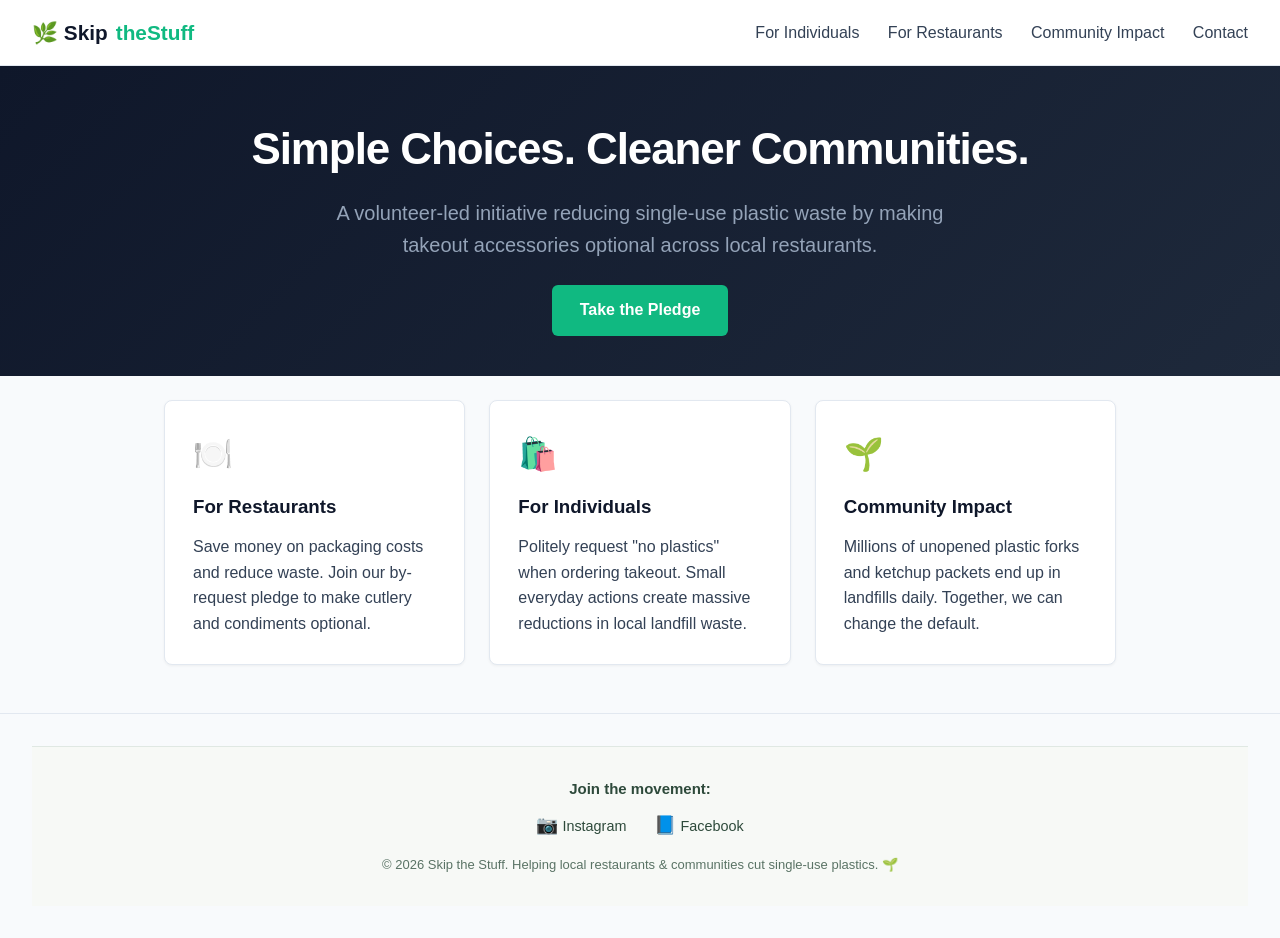
<file: index.html>
<!DOCTYPE html>
<html lang="en">
<head>
  <meta charset="UTF-8">
  <meta name="viewport" content="width=device-width, initial-scale=1.0">
  <title>Skip the Stuff | Reduce Single-Use Plastic Waste</title>
  <link rel="stylesheet" href="styles.css">
</head>
<body>

  <!-- Dynamic Header Container -->
  <header id="site-header"></header>

  <section class="hero">
    <h1>Simple Choices. Cleaner Communities.</h1>
    <p>A volunteer-led initiative reducing single-use plastic waste by making takeout accessories optional across local restaurants.</p>
    <a href="restaurants.html" class="btn">Take the Pledge</a>
  </section>

  <main class="container" id="action">
    <div class="grid">
      <div class="card">
        <div class="icon">🍽️</div>
        <h3>For Restaurants</h3>
        <p>Save money on packaging costs and reduce waste. Join our by-request pledge to make cutlery and condiments optional.</p>
      </div>
      <div class="card">
        <div class="icon">🛍️</div>
        <h3>For Individuals</h3>
        <p>Politely request "no plastics" when ordering takeout. Small everyday actions create massive reductions in local landfill waste.</p>
      </div>
      <div class="card" id="impact">
        <div class="icon">🌱</div>
        <h3>Community Impact</h3>
        <p>Millions of unopened plastic forks and ketchup packets end up in landfills daily. Together, we can change the default.</p>
      </div>
    </div>
  </main>

  <!-- Dynamic Footer Container -->
  <footer id="site-footer"></footer>

  <!-- Header & Footer Loader Script -->
  <script>
    fetch('header.html')
      .then(res => res.text())
      .then(data => document.getElementById('site-header').innerHTML = data);

    fetch('footer.html')
      .then(res => res.text())
      .then(data => document.getElementById('site-footer').innerHTML = data);
  </script>

</body>
</html>
</file>
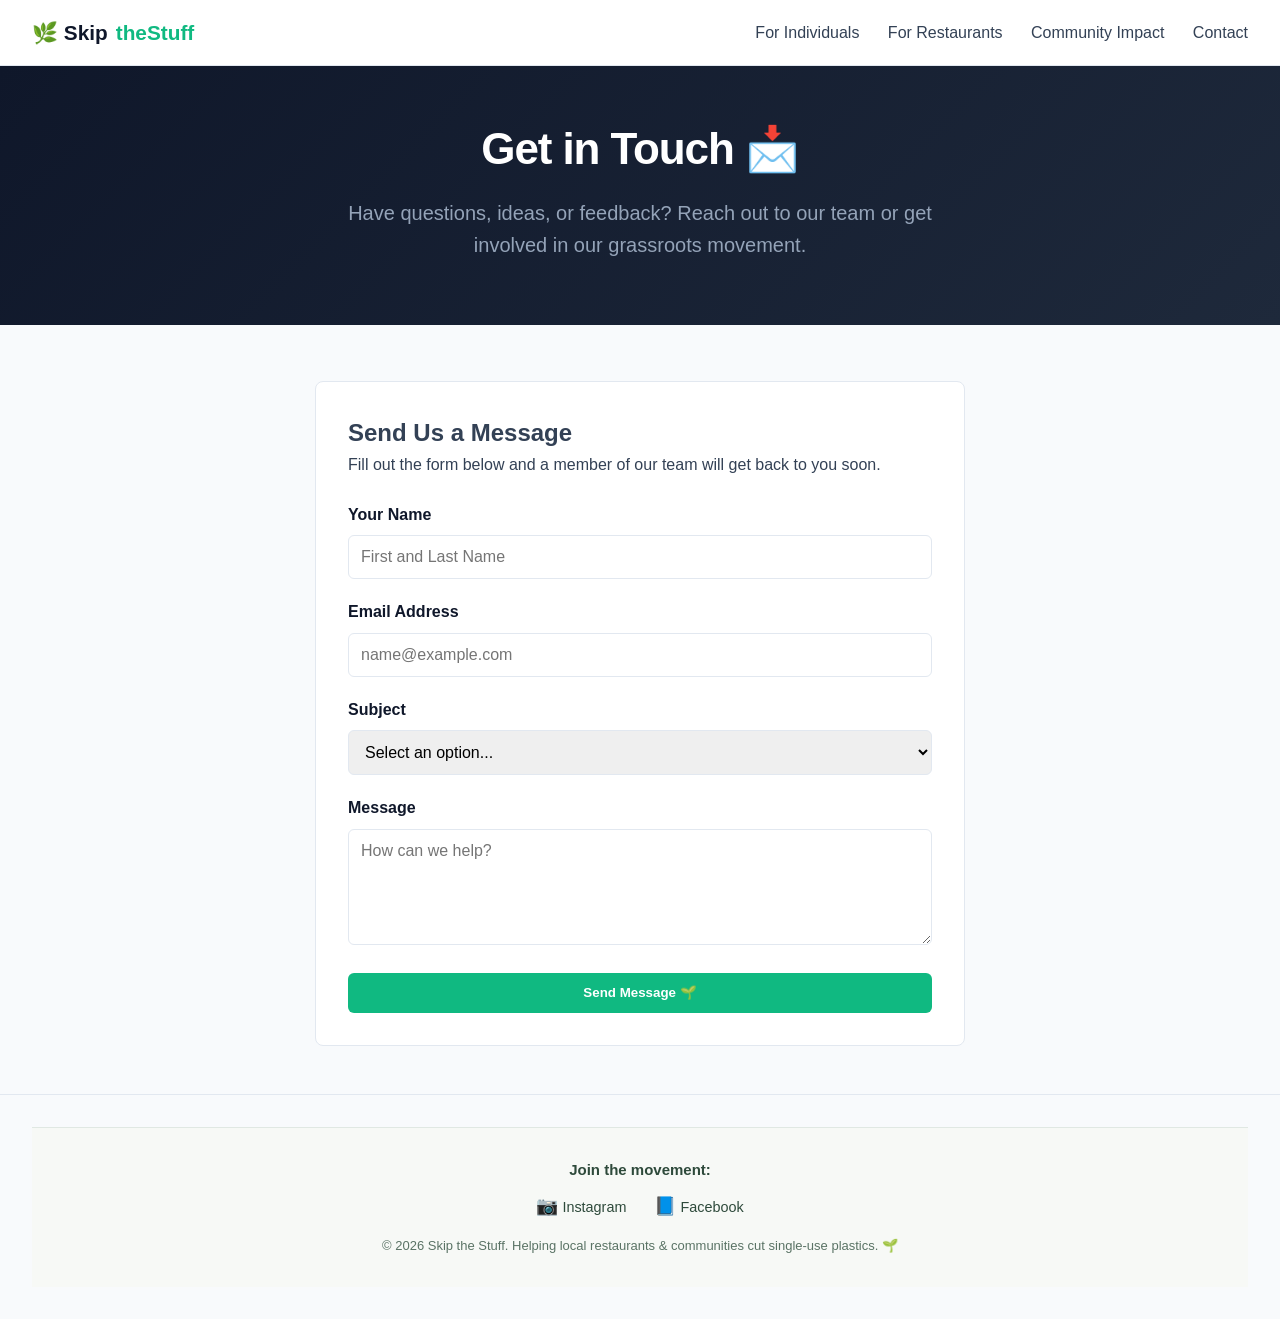
<file: contact.html>
<!DOCTYPE html>
<html lang="en">
<head>
  <meta charset="UTF-8">
  <meta name="viewport" content="width=device-width, initial-scale=1.0">
  <title>Contact Us | Skip the Stuff</title>
  <link rel="stylesheet" href="styles.css">
</head>
<body>

  <!-- Dynamic Header Container -->
  <header id="site-header"></header>

  <main>
    <!-- Full-Width Hero Banner -->
    <section class="hero">
      <h1>Get in Touch 📩</h1>
      <p>Have questions, ideas, or feedback? Reach out to our team or get involved in our grassroots movement.</p>
    </section>

    <!-- Body Content Wrapper -->
    <div class="container">
      
      <!-- Contact Form Card -->
      <section class="form-card" style="max-width: 650px; margin: 2rem auto 0;">
        <h2>Send Us a Message</h2>
        <p style="margin-bottom: 1.5rem; color: var(--text);">Fill out the form below and a member of our team will get back to you soon.</p>

        <form action="https://api.web3forms.com/submit" method="POST">
          <!-- Web3Forms Access Key & Configuration -->
          <input type="hidden" name="access_key" value="62c086ce-9a2c-4ab1-a22f-5c4904999a47">
          <input type="hidden" name="redirect" value="https://skipthestuff.org/thanks.html">
          <input type="hidden" name="subject" value="New Contact Form Submission - Skip the Stuff">
          <input type="hidden" name="from_name" value="Skip the Stuff Contact Form">
          <input type="checkbox" name="botcheck" class="hidden" style="display: none;">

          <!-- Visible Form Inputs -->
          <div class="form-group">
            <label for="name">Your Name</label>
            <input type="text" id="name" name="name" required placeholder="First and Last Name"">
          </div>

          <div class="form-group">
            <label for="email">Email Address</label>
            <input type="email" id="email" name="email" required placeholder="name@example.com">
          </div>

          <div class="form-group">
            <label for="subject">Subject</label>
            <select id="subject" name="subject_category" required>
              <option value="" disabled selected>Select an option...</option>
              <option value="general">General Inquiry</option>
              <option value="volunteering">Volunteering Opportunities</option>
              <option value="restaurant">Restaurant Question / Support</option>
              <option value="press">Press & Media</option>
            </select>
          </div>

          <div class="form-group">
            <label for="message">Message</label>
            <textarea id="message" name="message" rows="5" required placeholder="How can we help?" style="width: 100%; padding: 0.75rem; border: 1px solid var(--border); border-radius: 6px; font-size: 1rem; font-family: inherit;"></textarea>
          </div>

          <button type="submit" class="btn" style="width: 100%;">Send Message 🌱</button>
        </form>
      </section>

    </div>
  </main>

  <!-- Dynamic Footer Container -->
  <footer id="site-footer"></footer>

  <!-- Header & Footer Loader Script -->
  <script>
    fetch('./header.html')
      .then(res => res.text())
      .then(data => document.getElementById('site-header').innerHTML = data);

    fetch('./footer.html')
      .then(res => res.text())
      .then(data => document.getElementById('site-footer').innerHTML = data);
  </script>

</body>
</html>
</file>
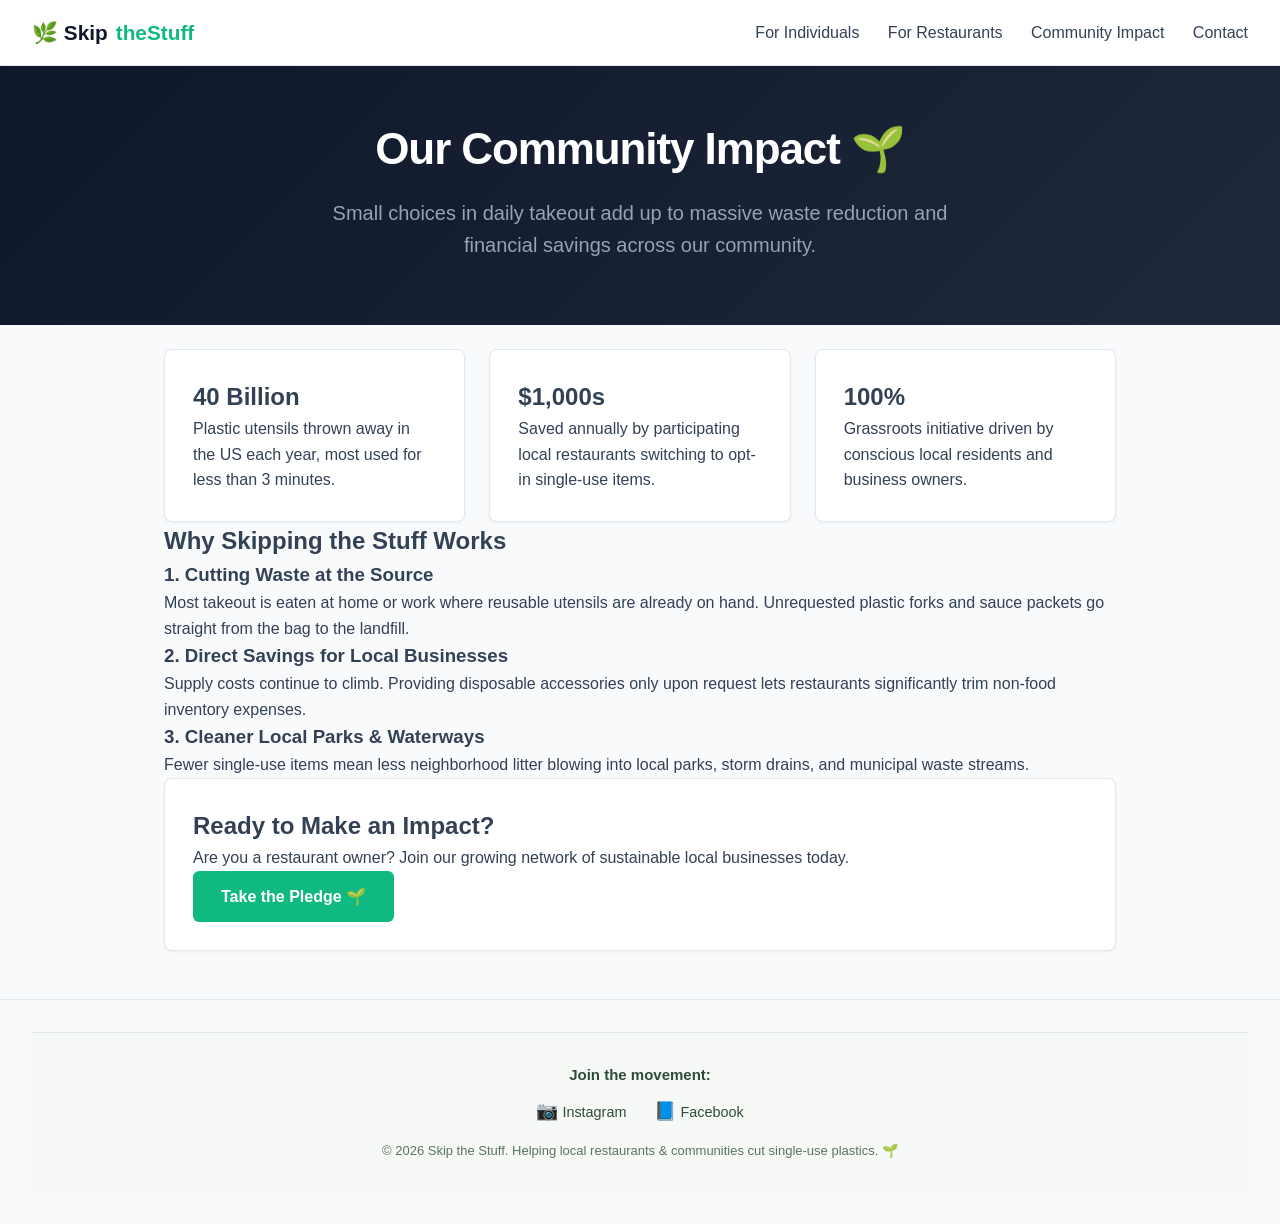
<file: impact.html>
<!DOCTYPE html>
<html lang="en">
<head>
  <meta charset="UTF-8">
  <meta name="viewport" content="width=device-width, initial-scale=1.0">
  <title>Community Impact | Skip the Stuff</title>
  <link rel="stylesheet" href="styles.css">
</head>
<body>

  <!-- Dynamic Header Container -->
  <header id="site-header"></header>

  <main>
    <!-- Full-Width Hero Banner -->
    <section class="hero">
      <h1>Our Community Impact 🌱</h1>
      <p>Small choices in daily takeout add up to massive waste reduction and financial savings across our community.</p>
    </section>

    <!-- Body Content Wrapper -->
    <div class="container">
      
      <!-- Key Impact Metrics (Cards with side-by-side spacing) -->
      <section class="grid content-block">
        <div class="card">
          <h2 class="stat-number">40 Billion</h2>
          <p>Plastic utensils thrown away in the US each year, most used for less than 3 minutes.</p>
        </div>
        <div class="card">
          <h2 class="stat-number">$1,000s</h2>
          <p>Saved annually by participating local restaurants switching to opt-in single-use items.</p>
        </div>
        <div class="card">
          <h2 class="stat-number">100%</h2>
          <p>Grassroots initiative driven by conscious local residents and business owners.</p>
        </div>
      </section>

      <!-- Why Skipping the Stuff Works -->
      <section class="impact-details content-block">
        <h2 class="section-title">Why Skipping the Stuff Works</h2>
        
        <div class="impact-item">
          <h3>1. Cutting Waste at the Source</h3>
          <p>Most takeout is eaten at home or work where reusable utensils are already on hand. Unrequested plastic forks and sauce packets go straight from the bag to the landfill.</p>
        </div>

        <div class="impact-item">
          <h3>2. Direct Savings for Local Businesses</h3>
          <p>Supply costs continue to climb. Providing disposable accessories only upon request lets restaurants significantly trim non-food inventory expenses.</p>
        </div>

        <div class="impact-item">
          <h3>3. Cleaner Local Parks & Waterways</h3>
          <p>Fewer single-use items mean less neighborhood litter blowing into local parks, storm drains, and municipal waste streams.</p>
        </div>
      </section>

      <!-- Call to Action Box -->
      <section class="card cta-card content-block">
        <h2>Ready to Make an Impact?</h2>
        <p>Are you a restaurant owner? Join our growing network of sustainable local businesses today.</p>
        <a href="restaurants.html" class="btn">Take the Pledge 🌱</a>
      </section>

    </div>
  </main>

  <!-- Dynamic Footer Container -->
  <footer id="site-footer"></footer>

  <!-- Header & Footer Loader Script -->
  <script>
    fetch('./header.html')
      .then(res => res.text())
      .then(data => document.getElementById('site-header').innerHTML = data);

    fetch('./footer.html')
      .then(res => res.text())
      .then(data => document.getElementById('site-footer').innerHTML = data);
  </script>

</body>
</html>
</file>
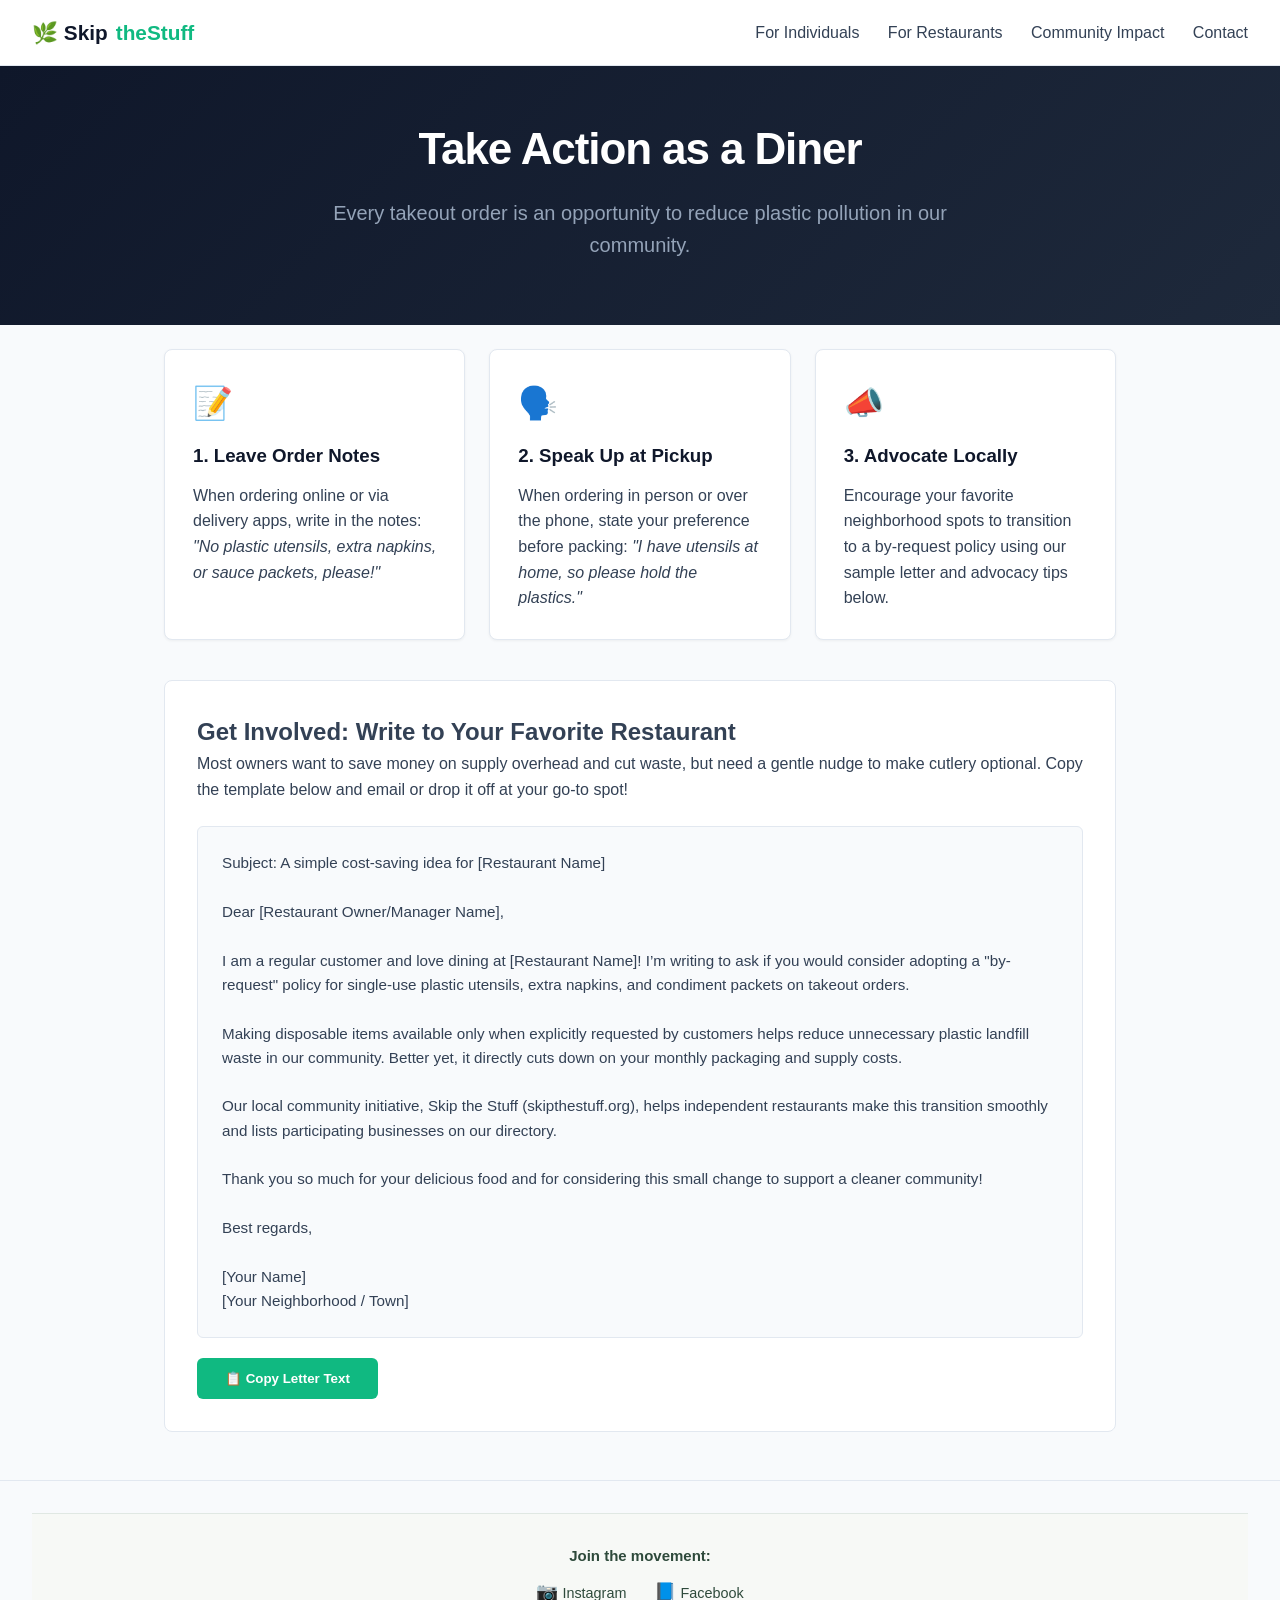
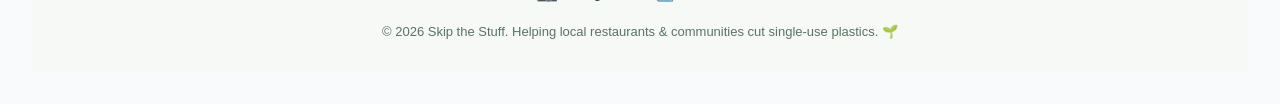
<file: individuals.html>
<!DOCTYPE html>
<html lang="en">
<head>
  <meta charset="UTF-8">
  <meta name="viewport" content="width=device-width, initial-scale=1.0">
  <title>For Individuals | Skip the Stuff</title>
  <link rel="stylesheet" href="styles.css">
</head>
<body>

  <!-- Dynamic Header Container -->
  <header id="site-header"></header>

  <section class="hero">
    <h1>Take Action as a Diner</h1>
    <p>Every takeout order is an opportunity to reduce plastic pollution in our community.</p>
  </section>

  <main class="container">
    <div class="grid">
      <div class="card">
        <div class="icon">📝</div>
        <h3>1. Leave Order Notes</h3>
        <p>When ordering online or via delivery apps, write in the notes: <em>"No plastic utensils, extra napkins, or sauce packets, please!"</em></p>
      </div>
      <div class="card">
        <div class="icon">🗣️</div>
        <h3>2. Speak Up at Pickup</h3>
        <p>When ordering in person or over the phone, state your preference before packing: <em>"I have utensils at home, so please hold the plastics."</em></p>
      </div>
      <div class="card">
        <div class="icon">📣</div>
        <h3>3. Advocate Locally</h3>
        <p>Encourage your favorite neighborhood spots to transition to a by-request policy using our sample letter and advocacy tips below.</p>
      </div>
    </div>

    <!-- Get Involved / Restaurant Letter Section -->
    <div class="form-card" id="get-involved" style="margin-top: 2.5rem;">
      <h2>Get Involved: Write to Your Favorite Restaurant</h2>
      <p style="margin-bottom: 1.5rem;">Most owners want to save money on supply overhead and cut waste, but need a gentle nudge to make cutlery optional. Copy the template below and email or drop it off at your go-to spot!</p>

      <div style="background-color: var(--light-bg); border: 1px solid var(--border); border-radius: 6px; padding: 1.5rem; position: relative;">
        <pre id="letter-text" style="white-space: pre-wrap; font-family: inherit; font-size: 0.95rem; line-height: 1.6; color: var(--text);">Subject: A simple cost-saving idea for [Restaurant Name]

Dear [Restaurant Owner/Manager Name],

I am a regular customer and love dining at [Restaurant Name]! I’m writing to ask if you would consider adopting a "by-request" policy for single-use plastic utensils, extra napkins, and condiment packets on takeout orders.

Making disposable items available only when explicitly requested by customers helps reduce unnecessary plastic landfill waste in our community. Better yet, it directly cuts down on your monthly packaging and supply costs.

Our local community initiative, Skip the Stuff (skipthestuff.org), helps independent restaurants make this transition smoothly and lists participating businesses on our directory.

Thank you so much for your delicious food and for considering this small change to support a cleaner community!

Best regards,

[Your Name]
[Your Neighborhood / Town]</pre>
      </div>

      <div style="margin-top: 1.25rem; display: flex; align-items: center; gap: 1rem;">
        <button onclick="copyLetter()" class="btn" id="copy-btn">📋 Copy Letter Text</button>
        <span id="copy-status" style="color: var(--primary-dark); font-weight: 600; font-size: 0.9rem; display: none;">Copied to clipboard!</span>
      </div>
    </div>
  </main>

  <!-- Dynamic Footer Container -->
  <footer id="site-footer"></footer>

  <!-- Header, Footer & Interactive Copy Script -->
  <script>
    fetch('./header.html')
      .then(res => res.text())
      .then(data => document.getElementById('site-header').innerHTML = data);

    fetch('./footer.html')
      .then(res => res.text())
      .then(data => document.getElementById('site-footer').innerHTML = data);

    function copyLetter() {
      const text = document.getElementById('letter-text').innerText;
      navigator.clipboard.writeText(text).then(() => {
        const status = document.getElementById('copy-status');
        const btn = document.getElementById('copy-btn');
        status.style.display = 'inline';
        btn.textContent = '✓ Copied!';
        setTimeout(() => {
          status.style.display = 'none';
          btn.textContent = '📋 Copy Letter Text';
        }, 3000);
      });
    }
  </script>

</body>
</html>
</file>
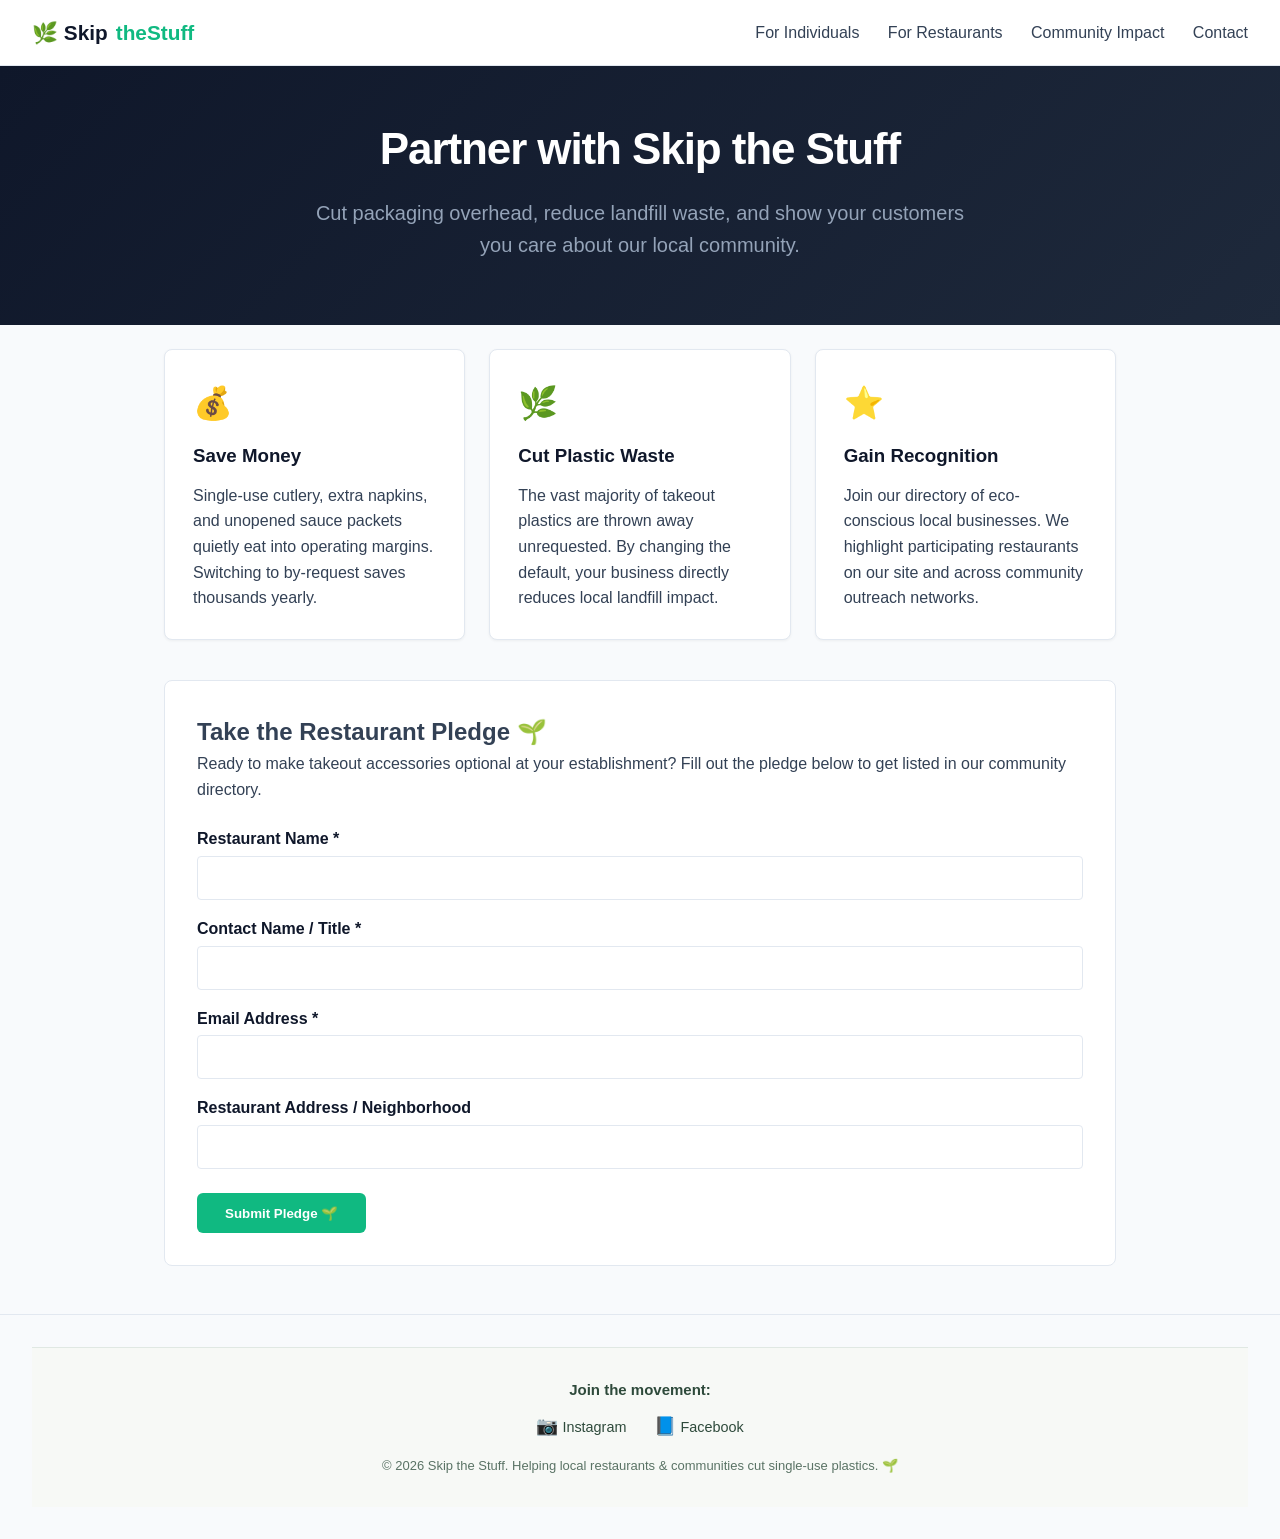
<file: restaurants.html>
<!DOCTYPE html>
<html lang="en">
<head>
  <meta charset="UTF-8">
  <meta name="viewport" content="width=device-width, initial-scale=1.0">
  <title>For Restaurants | Skip the Stuff</title>
  <link rel="stylesheet" href="styles.css">
</head>
<body>

  <!-- Dynamic Header Container -->
  <header id="site-header"></header>

  <section class="hero">
    <h1>Partner with Skip the Stuff</h1>
    <p>Cut packaging overhead, reduce landfill waste, and show your customers you care about our local community.</p>
  </section>

  <main class="container">
    <div class="grid">
      <div class="card">
        <div class="icon">💰</div>
        <h3>Save Money</h3>
        <p>Single-use cutlery, extra napkins, and unopened sauce packets quietly eat into operating margins. Switching to by-request saves thousands yearly.</p>
      </div>
      <div class="card">
        <div class="icon">🌿</div>
        <h3>Cut Plastic Waste</h3>
        <p>The vast majority of takeout plastics are thrown away unrequested. By changing the default, your business directly reduces local landfill impact.</p>
      </div>
      <div class="card">
        <div class="icon">⭐</div>
        <h3>Gain Recognition</h3>
        <p>Join our directory of eco-conscious local businesses. We highlight participating restaurants on our site and across community outreach networks.</p>
      </div>
    </div>

    <!-- Restaurant Pledge Form Section -->
    <div class="form-card" style="margin-top: 2.5rem;">
      <h2>Take the Restaurant Pledge 🌱</h2>
      <p style="margin-bottom: 1.5rem;">Ready to make takeout accessories optional at your establishment? Fill out the pledge below to get listed in our community directory.</p>

      <form action="https://api.web3forms.com/submit" method="POST" id="pledge-form" onsubmit="setUniqueSubject()" style="display: flex; flex-direction: column; gap: 1rem;">
        <!-- Web3Forms Configuration -->
        <input type="hidden" name="access_key" value="62c086ce-9a2c-4ab1-a22f-5c4904999a47">
        <input type="hidden" name="subject" id="email-subject" value="New Restaurant Pledge">
        <input type="hidden" name="from_name" value="Skip the Stuff Website">
        <input type="hidden" name="redirect" value="https://skipthestuff.org/thanks-pledge.html">

        <div>
          <label for="restaurant-name" style="display: block; font-weight: 600; margin-bottom: 0.25rem;">Restaurant Name *</label>
          <input type="text" id="restaurant-name" name="restaurant_name" required style="width: 100%; padding: 0.75rem; border: 1px solid var(--border); border-radius: 4px;">
        </div>

        <div>
          <label for="contact-name" style="display: block; font-weight: 600; margin-bottom: 0.25rem;">Contact Name / Title *</label>
          <input type="text" id="contact-name" name="contact_name" required style="width: 100%; padding: 0.75rem; border: 1px solid var(--border); border-radius: 4px;">
        </div>

        <div>
          <label for="email" style="display: block; font-weight: 600; margin-bottom: 0.25rem;">Email Address *</label>
          <input type="email" id="email" name="email" required style="width: 100%; padding: 0.75rem; border: 1px solid var(--border); border-radius: 4px;">
        </div>

        <div>
          <label for="address" style="display: block; font-weight: 600; margin-bottom: 0.25rem;">Restaurant Address / Neighborhood</label>
          <input type="text" id="address" name="address" style="width: 100%; padding: 0.75rem; border: 1px solid var(--border); border-radius: 4px;">
        </div>

        <button type="submit" class="btn" style="align-self: flex-start; margin-top: 0.5rem;">Submit Pledge 🌱</button>
      </form>
    </div>
  </main>

  <!-- Dynamic Footer Container -->
  <footer id="site-footer"></footer>

  <!-- Header & Footer Loader Script -->
  <script>
    fetch('./header.html')
      .then(res => res.text())
      .then(data => document.getElementById('site-header').innerHTML = data);

    fetch('./footer.html')
      .then(res => res.text())
      .then(data => document.getElementById('site-footer').innerHTML = data);
  </script>

  <!-- Dynamic Subject Generator -->
  <script>
    function setUniqueSubject() {
      const restName = document.getElementById('restaurant-name').value.trim();
      const timeString = new Date().toLocaleTimeString([], { hour: '2-digit', minute: '2-digit' });
      
      if (restName) {
        document.getElementById('email-subject').value = `🌱 New Pledge: ${restName} (${timeString})`;
      } else {
        document.getElementById('email-subject').value = `🌱 New Pledge: Restaurant (${timeString})`;
      }
    }
  </script>

</body>
</html>
</file>
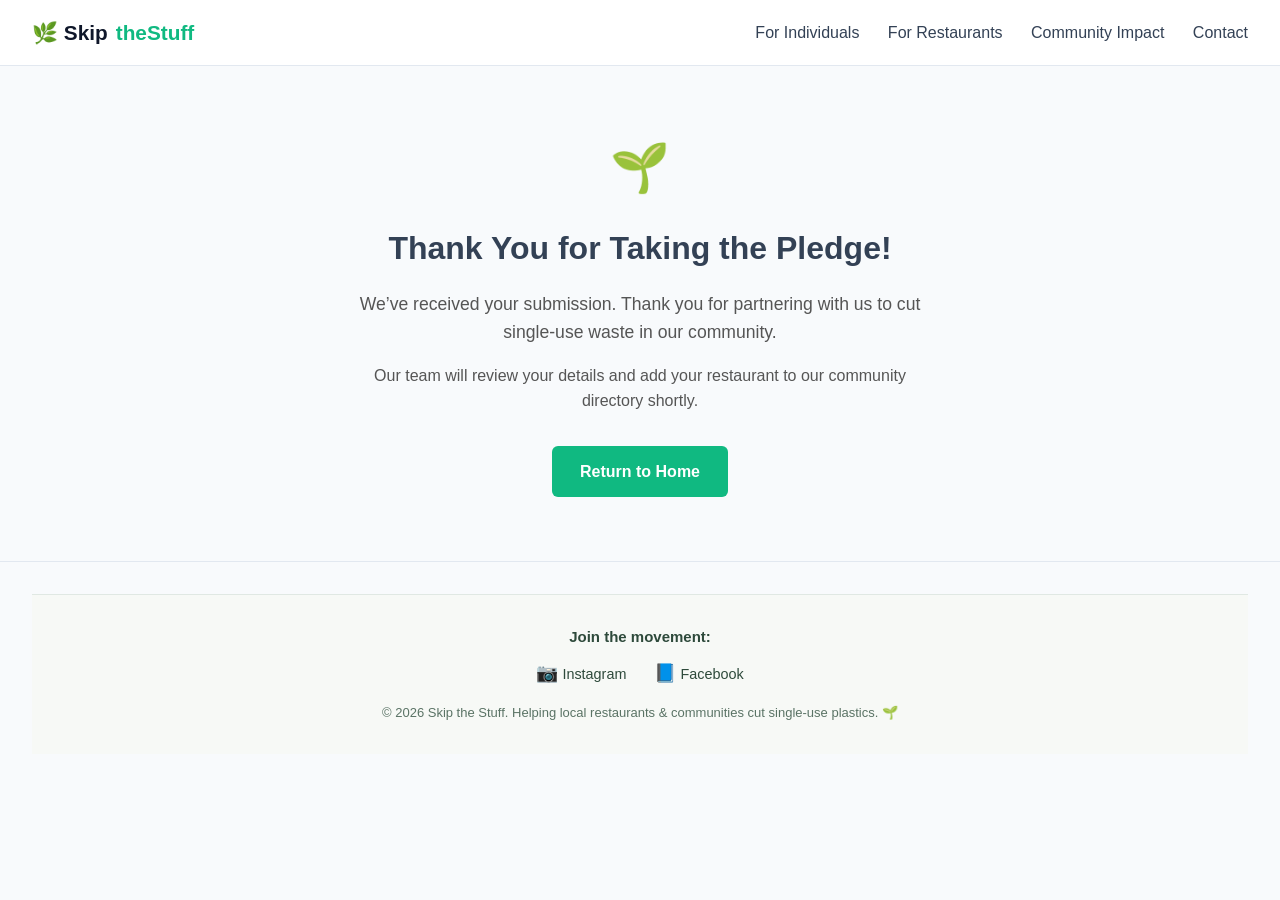
<file: thanks-pledge.html>
<!DOCTYPE html>
<html lang="en">
<head>
  <meta charset="UTF-8">
  <meta name="viewport" content="width=device-width, initial-scale=1.0">
  <title>Thank You for Pledging | Skip the Stuff</title>
  <link rel="stylesheet" href="styles.css">
</head>
<body>

  <!-- Dynamic Header Container -->
  <header id="site-header"></header>

  <main class="container" style="max-width: 600px; text-align: center; padding: 4rem 1rem;">
    <div style="font-size: 3rem; margin-bottom: 1rem;">🌱</div>
    <h1>Thank You for Taking the Pledge!</h1>
    <p style="font-size: 1.1rem; margin-top: 1rem; color: #555;">
      We’ve received your submission. Thank you for partnering with us to cut single-use waste in our community.
    </p>
    <p style="margin-top: 1rem; color: #555;">
      Our team will review your details and add your restaurant to our community directory shortly.
    </p>
    <a href="index.html" class="btn" style="display: inline-block; margin-top: 2rem; text-decoration: none;">Return to Home</a>
  </main>

  <!-- Dynamic Footer Container -->
  <footer id="site-footer"></footer>

  <!-- Header & Footer Loader Script -->
  <script>
    fetch('./header.html')
      .then(res => res.text())
      .then(data => document.getElementById('site-header').innerHTML = data);

    fetch('./footer.html')
      .then(res => res.text())
      .then(data => document.getElementById('site-footer').innerHTML = data);
  </script>

</body>
</html>
</file>
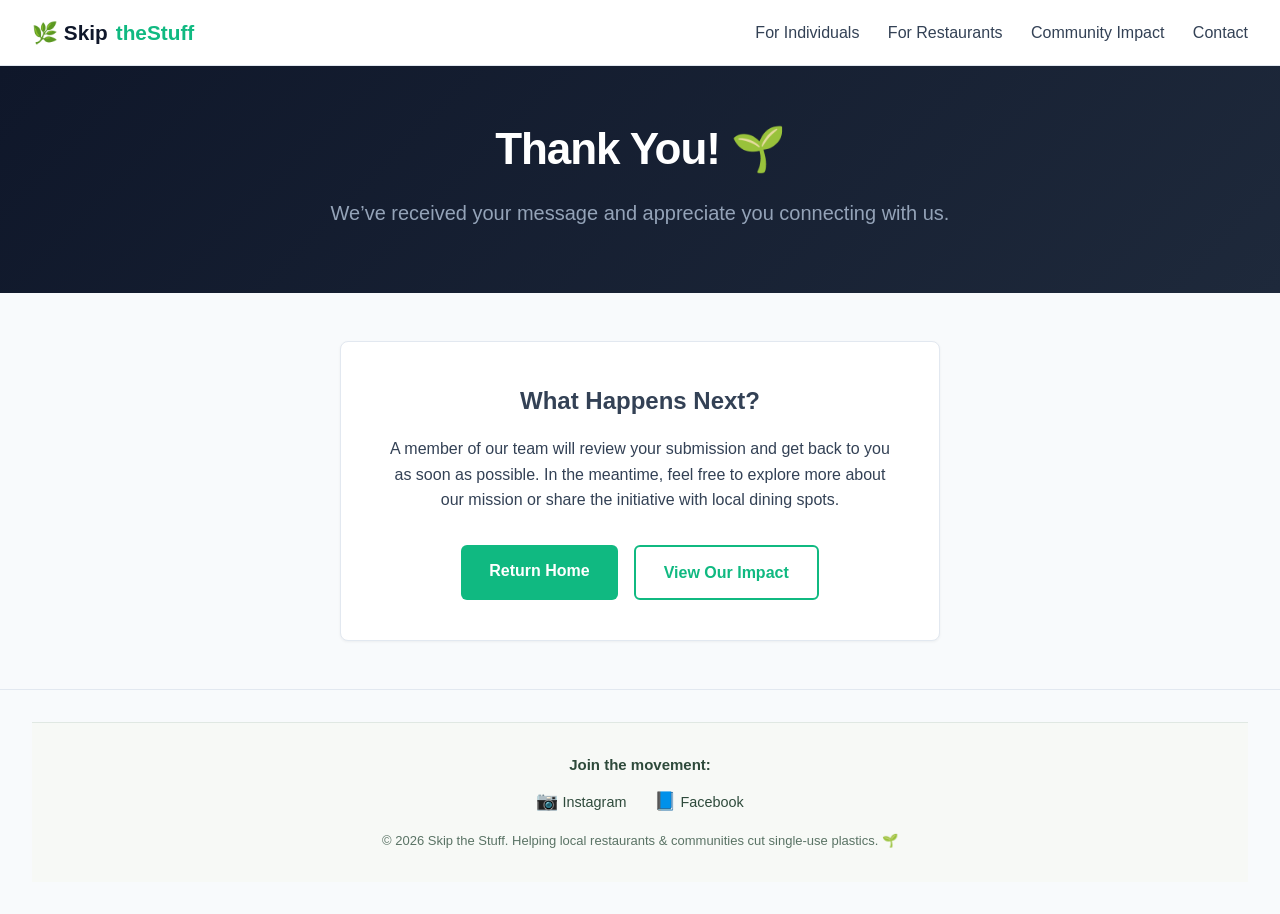
<file: thanks.html>
<!DOCTYPE html>
<html lang="en">
<head>
  <meta charset="UTF-8">
  <meta name="viewport" content="width=device-width, initial-scale=1.0">
  <title>Thank You | Skip the Stuff</title>
  <link rel="stylesheet" href="styles.css">
</head>
<body>

  <!-- Dynamic Header Container -->
  <header id="site-header"></header>

  <main>
    <!-- Full-Width Hero Banner -->
    <section class="hero">
      <h1>Thank You! 🌱</h1>
      <p>We’ve received your message and appreciate you connecting with us.</p>
    </section>

    <!-- Body Content Wrapper -->
    <div class="container" style="text-align: center; padding: 3rem 1rem;">
      <div class="card" style="max-width: 600px; margin: 0 auto; padding: 2.5rem;">
        <h2>What Happens Next?</h2>
        <p style="margin: 1rem 0 2rem; color: var(--text); line-height: 1.6;">
          A member of our team will review your submission and get back to you as soon as possible. In the meantime, feel free to explore more about our mission or share the initiative with local dining spots.
        </p>
        
        <div style="display: flex; gap: 1rem; justify-content: center; flex-wrap: wrap;">
          <a href="index.html" class="btn">Return Home</a>
          <a href="impact.html" class="btn" style="background-color: transparent; color: var(--primary); border: 2px solid var(--primary);">View Our Impact</a>
        </div>
      </div>
    </div>
  </main>

  <!-- Dynamic Footer Container -->
  <footer id="site-footer"></footer>

  <!-- Header & Footer Loader Script -->
  <script>
    fetch('./header.html')
      .then(res => res.text())
      .then(data => document.getElementById('site-header').innerHTML = data);

    fetch('./footer.html')
      .then(res => res.text())
      .then(data => document.getElementById('site-footer').innerHTML = data);
  </script>

</body>
</html>
</file>
<file: styles.css>
:root {
  --primary: #10b981;
  --primary-dark: #059669;
  --dark: #0f172a;
  --light-bg: #f8fafc;
  --card-bg: #ffffff;
  --border: #e2e8f0;
  --text: #334155;
}

* { 
  box-sizing: border-box; 
  margin: 0; 
  padding: 0; 
}

html { 
  scroll-behavior: smooth; 
}

body {
  font-family: -apple-system, BlinkMacSystemFont, "Segoe UI", Roboto, Helvetica, Arial, sans-serif;
  line-height: 1.6;
  color: var(--text);
  background-color: var(--light-bg);
}

/* Header & Navigation */
header {
  background: #ffffff;
  border-bottom: 1px solid var(--border);
  padding: 1rem 2rem;
  display: flex;
  justify-content: space-between;
  align-items: center;
}

.logo {
  font-size: 1.3rem;
  font-weight: 800;
  color: var(--dark);
  text-decoration: none;
  display: flex;
  align-items: center;
  gap: 0.5rem;
}

.logo span { 
  color: var(--primary); 
}

nav a {
  color: var(--text);
  text-decoration: none;
  font-weight: 500;
  margin-left: 1.5rem;
  transition: color 0.2s;
}

nav a:hover { 
  color: var(--primary); 
}

/* Hero Section */
.hero {
  background: linear-gradient(135deg, #0f172a 0%, #1e293b 100%);
  color: white;
  padding: 3rem 2rem 2.5rem;
  text-align: center;
}

.hero h1 {
  font-size: 2.75rem;
  font-weight: 800;
  margin-bottom: 0.75rem;
  letter-spacing: -0.025em;
}

.hero p {
  font-size: 1.25rem;
  max-width: 650px;
  margin: 0 auto 1.5rem;
  color: #94a3b8;
}

/* Buttons */
.btn {
  display: inline-block;
  background-color: var(--primary);
  color: white;
  font-weight: 600;
  padding: 0.8rem 1.75rem;
  border-radius: 6px;
  border: none;
  text-decoration: none;
  cursor: pointer;
  transition: background 0.2s;
}

.btn:hover { 
  background-color: var(--primary-dark); 
}

/* Container & Cards */
.container {
  max-width: 1000px;
  margin: 0 auto;
  padding: 1.5rem 1.5rem 3rem;
}

.grid {
  display: grid;
  grid-template-columns: repeat(auto-fit, minmax(280px, 1fr));
  gap: 1.5rem;
}

.card {
  background: var(--card-bg);
  border: 1px solid var(--border);
  border-radius: 8px;
  padding: 1.75rem;
  box-shadow: 0 1px 3px rgba(0,0,0,0.05);
}

.card h3 { 
  color: var(--dark); 
  margin-bottom: 0.75rem; 
}

.icon { 
  font-size: 2rem; 
  margin-bottom: 0.75rem; 
}

/* Form Styles (For Restaurants Page) */
.form-card {
  background: white;
  border: 1px solid var(--border);
  border-radius: 8px;
  padding: 2rem;
  margin-top: 2rem;
}

.form-group { 
  margin-bottom: 1.25rem; 
}

label { 
  display: block; 
  font-weight: 600; 
  margin-bottom: 0.5rem; 
  color: var(--dark); 
}

input, select {
  width: 100%;
  padding: 0.75rem;
  border: 1px solid var(--border);
  border-radius: 6px;
  font-size: 1rem;
}

/* Footer */
footer {
  text-align: center;
  padding: 2rem;
  border-top: 1px solid var(--border);
  color: #64748b;
  font-size: 0.9rem;
}
</file>
